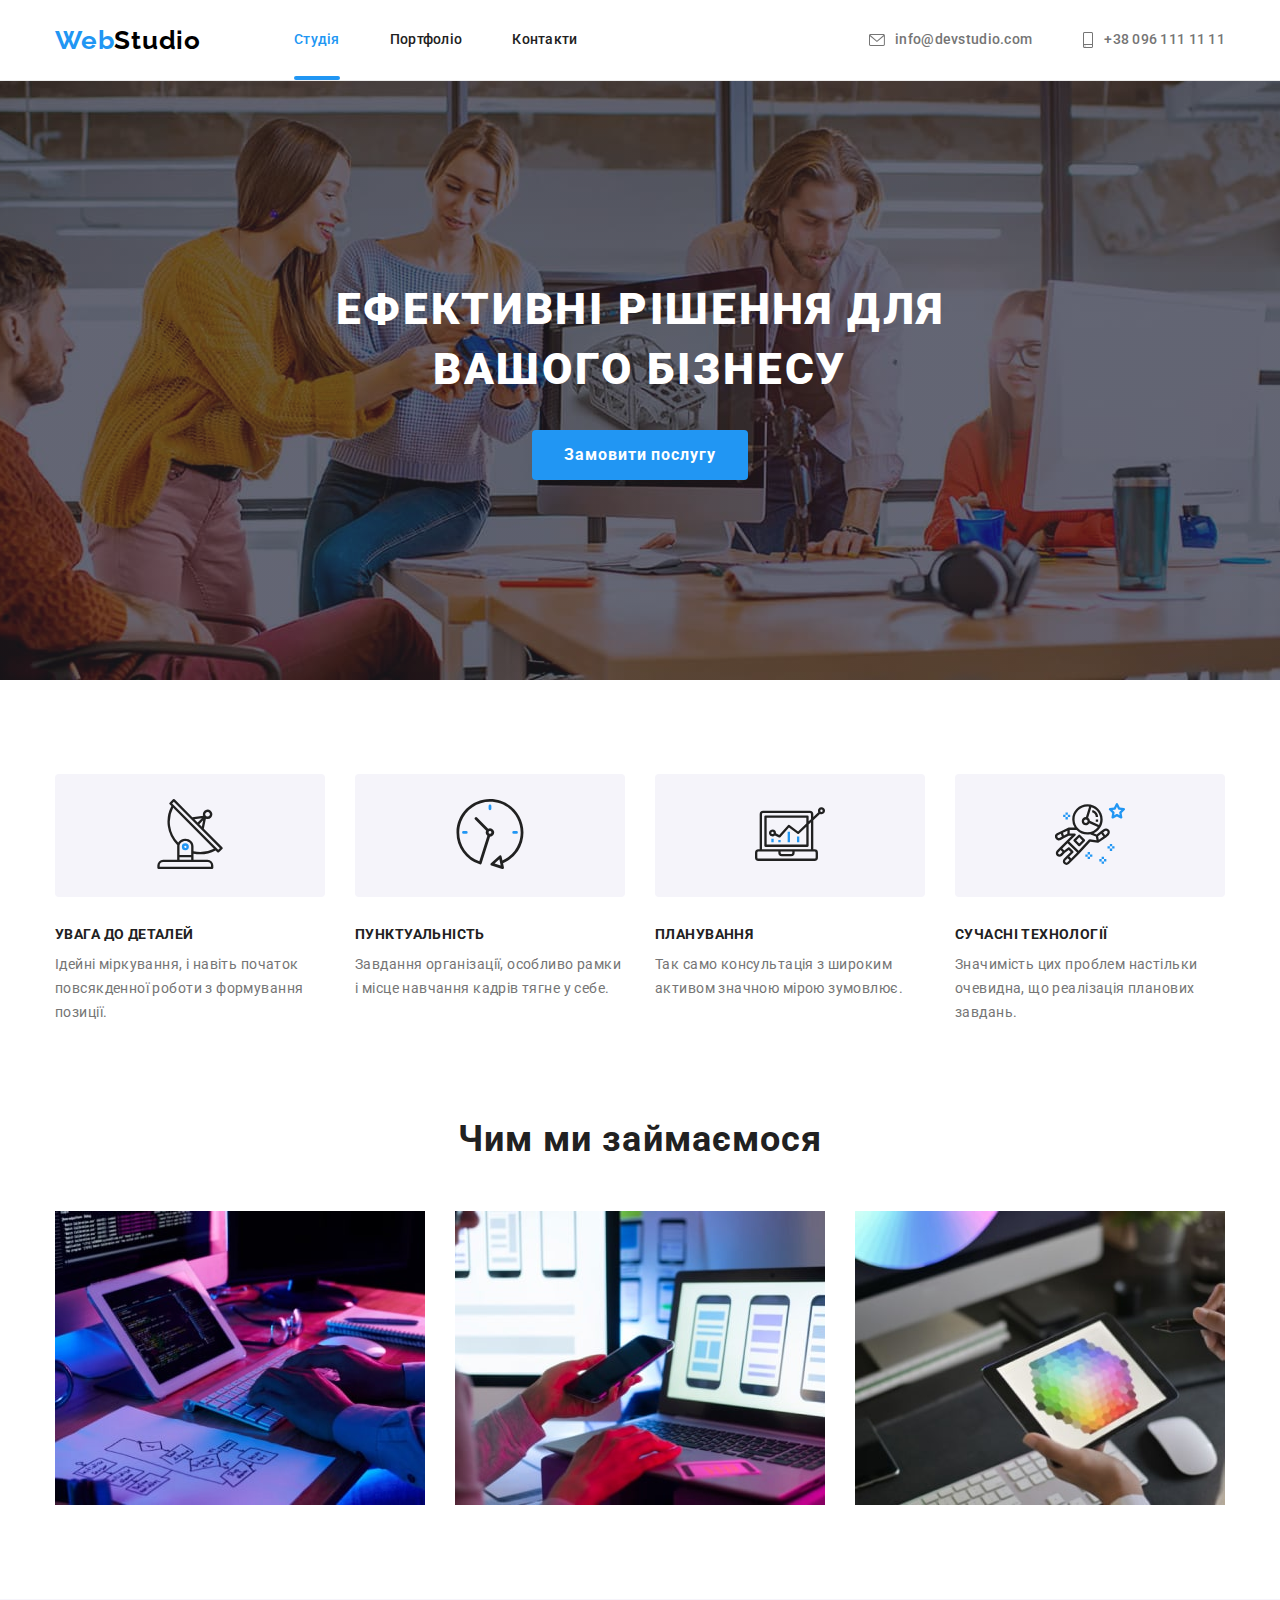
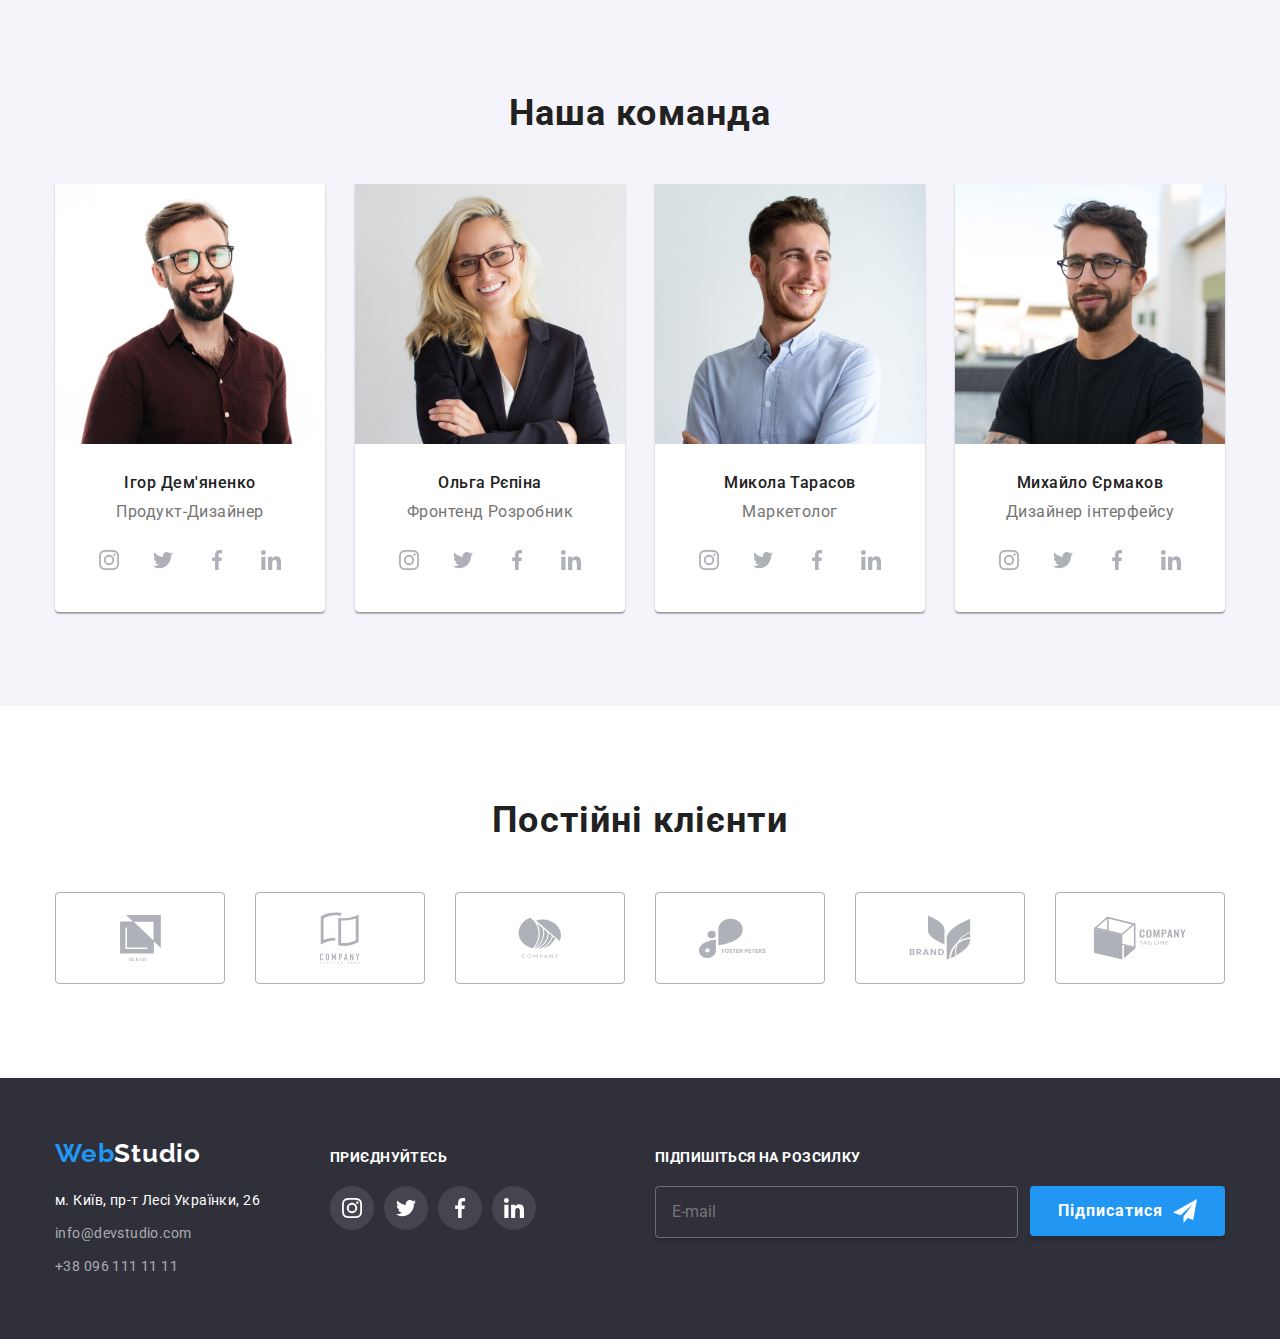
<file: index.html>
<!DOCTYPE html>
<html lang="uk">
  <head>
    <meta charset="UTF-8" />
    <meta http-equiv="X-UA-Compatible" content="IE=edge" />
    <meta name="viewport" content="width=device-width, initial-scale=1.0" />
    <title>Homework 6</title>

    <link rel="preconnect" href="https://fonts.googleapis.com" />
    <link rel="preconnect" href="https://fonts.gstatic.com" crossorigin />
    <link
      href="https://fonts.googleapis.com/css2?family=Raleway:wght@700&family=Roboto:wght@400;500;700;900&display=swap"
      rel="stylesheet"
    />

    <link rel="stylesheet" href="./css/modern-normalize.css" />

    <link rel="stylesheet" href="./css/styles.css" />
  </head>

  <body>
    <header>
      <div class="container main-header">
        <nav class="main-nav">
          <a href="./index.html" class="logo-header link">Web<span class="header">Studio</span></a>

          <ul class="site-nav list">
            <li class="item"><a href="./index.html" class="link current">Студія</a></li>
            <li class="item"><a href="./portfolio.html" class="link">Портфоліо</a></li>
            <li class="item"><a href="" class="link">Контакти</a></li>
          </ul>
        </nav>

        <ul class="info-nav list">
          <li class="item">
            <a href="mailto:info@devstudio.com" class="link">
              <svg class="icon" width="16px" height="12px">
                <use href="./images/icons.svg#icon-mail"></use>
              </svg>
              info@devstudio.com</a
            >
          </li>
          <li class="item">
            <a href="tel:+380961111111" class="link">
              <svg class="icon" width="12px" height="16px">
                <use href="./images/icons.svg#icon-tel"></use>
              </svg>
              +38 096 111 11 11</a
            >
          </li>
        </ul>
      </div>
    </header>

    <main>
      <!-- Hero -->
      <section class="hero">
        <div class="container">
          <h1 class="hero-title">Ефективні рішення для вашого бізнесу</h1>
          <button type="button" class="main-button" data-modal-open>Замовити послугу</button>
        </div>

        <div class="backdrop is-hidden" data-modal>
          <div class="modal">
            <button class="elips-svg" data-modal-close>
              <svg class="cross-svg" width="11px" height="11px">
                <use href="./images/icons.svg#icon-cross"></use>
              </svg>
            </button>

            <form action="" class="modal-form" autocomplete="off">
              <p class="modal-title">Залиште свої дані, ми вам передзвонимо</p>

              <label class="modal-label" name="name">
                <div class="label">Ім'я</div>

                <div class="wrapper-label">
                  <input type="text" class="modal-input" name="name" required />
                  <svg class="modal-input-icon" width="18px" height="18px">
                    <use href="./images/icons.svg#icon-person"></use>
                  </svg>
                </div>
              </label>

              <label class="modal-label" name="telephone">
                <div class="label">Телефон</div>

                <div class="wrapper-label">
                  <input type="tel" class="modal-input" name="telephone number" required />
                  <svg class="modal-input-icon" width="18px" height="18px">
                    <use href="./images/icons.svg#icon-phone"></use>
                  </svg>
                </div>
              </label>

              <label class="modal-label" name="email">
                <div class="label">Пошта</div>

                <div class="wrapper-label">
                  <input type="email" class="modal-input" name="email" required />
                  <svg class="modal-input-icon" width="18px" height="18px">
                    <use href="./images/icons.svg#icon-email-envelope"></use>
                  </svg>
                </div>
              </label>

              <label class="modal-label" name="comment">
                <div class="label">Коментар</div>

                <div class="wrapper-label">
                  <textarea
                    class="modal-textarea"
                    placeholder="Введіть текст"
                    name="comment"
                  ></textarea>
                </div>
              </label>

              <div class="modal-checkbox-form">
                <label class="label-checkbox" name="check-agree">
                  <input type="checkbox" class="modal-checkbox" name="agree link terms" required />
                  <span class="icon-check">
                    <svg class="icon" width="16px" height="15px">
                      <use href="./images/icons.svg#icon-check"></use>
                    </svg>
                  </span>
                  Погоджуюся з розсилкою та приймаю</label
                >
                <a href="" class="link-terms">Умови договору</a>
              </div>

              <button class="modal-button button" type="submit">Відправити</button>
            </form>
          </div>
        </div>
      </section>

      <section class="section without-botpadding">
        <div class="container">
          <h2 class="visually-hidden">Особливості</h2>

          <ul class="features-list list">
            <li class="item">
              <div class="item-image">
                <svg class="image" width="70px" height="70px">
                  <use href="./images/icons.svg#icon-antenna"></use>
                </svg>
              </div>
              <h3 class="title">Увага до деталей</h3>
              <p class="describe">
                Ідейні міркування, і навіть початок повсякденної роботи з формування позиції.
              </p>
            </li>

            <li class="item">
              <div class="item-image">
                <svg class="image" width="70px" height="70px">
                  <use href="./images/icons.svg#icon-clock"></use>
                </svg>
              </div>
              <h3 class="title">Пунктуальність</h3>
              <p class="describe">
                Завдання організації, особливо рамки і місце навчання кадрів тягне у себе.
              </p>
            </li>

            <li class="item">
              <div class="item-image">
                <svg class="image" width="70px" height="70px">
                  <use href="./images/icons.svg#icon-comp"></use>
                </svg>
              </div>
              <h3 class="title">Планування</h3>
              <p class="describe">
                Так само консультація з широким активом значною мірою зумовлює.
              </p>
            </li>

            <li class="item">
              <div class="item-image">
                <svg class="image" width="70px" height="70px">
                  <use href="./images/icons.svg#icon-astronaut"></use>
                </svg>
              </div>
              <h3 class="title">Сучасні технології</h3>
              <p class="describe">
                Значимість цих проблем настільки очевидна, що реалізація планових завдань.
              </p>
            </li>
          </ul>
        </div>
      </section>

      <section class="section">
        <div class="container">
          <h2 class="section-title">Чим ми займаємося</h2>
          <ul class="work-list list">
            <li class="item">
              <img
                class="item-image"
                src="./images/index/doing1.jpg"
                alt="Створюємо функціонал додатків"
                width="370"
                height="294"
              />
              <p class="item-title-image">Десктопні додатки</p>
            </li>
            <li class="item">
              <img
                class="item-image"
                src="./images/index/doing2.jpg"
                alt="Налаштовуємо інтерфейс додатків"
                width="370"
                height="294"
              />
              <p class="item-title-image">Мобільні додатки</p>
            </li>
            <li class="item">
              <img
                class="item-image"
                src="./images/index/doing3.jpg"
                alt="Оптимізуємо роботу додатків"
                width="370"
                height="294"
              />
              <p class="item-title-image">Дизайнерські рішення</p>
            </li>
          </ul>
        </div>
      </section>

      <section class="section team">
        <div class="container">
          <h2 class="section-title">Наша команда</h2>

          <ul class="team-list list">
            <li class="card">
              <img
                class="image"
                src="./images/index/team1.jpg"
                alt="Фото Ігора Дем'яненко"
                width="270"
                height="260"
              />
              <div class="describe">
                <h3 class="title">Ігор Дем'яненко</h3>
                <p class="job">Продукт-Дизайнер</p>
                <ul class="soc-networks list">
                  <li class="item">
                    <a href="" class="soc-icon-link">
                      <svg class="icon" width="20px" height="20px">
                        <use href="./images/icons.svg#icon-instagram"></use>
                      </svg>
                    </a>
                  </li>
                  <li class="item">
                    <a href="" class="soc-icon-link">
                      <svg class="icon" width="20px" height="20px">
                        <use href="./images/icons.svg#icon-twitter"></use>
                      </svg>
                    </a>
                  </li>
                  <li class="item">
                    <a href="" class="soc-icon-link">
                      <svg class="icon" width="20px" height="20px">
                        <use href="./images/icons.svg#icon-facebook"></use>
                      </svg>
                    </a>
                  </li>
                  <li class="item">
                    <a href="" class="soc-icon-link">
                      <svg class="icon" width="20px" height="20px">
                        <use href="./images/icons.svg#icon-linkedin"></use>
                      </svg>
                    </a>
                  </li>
                </ul>
              </div>
            </li>

            <li class="card">
              <img
                class="image"
                src="./images/index/team2.jpg"
                alt="Фото Ольги Рєпіної"
                width="270"
                height="260"
              />
              <div class="describe">
                <h3 class="title">Ольга Рєпіна</h3>
                <p class="job">Фронтенд Розробник</p>
                <ul class="soc-networks list">
                  <li class="item">
                    <a href="" class="soc-icon-link">
                      <svg class="icon" width="20px" height="20px">
                        <use href="./images/icons.svg#icon-instagram"></use>
                      </svg>
                    </a>
                  </li>
                  <li class="item">
                    <a href="" class="soc-icon-link">
                      <svg class="icon" width="20px" height="20px">
                        <use href="./images/icons.svg#icon-twitter"></use>
                      </svg>
                    </a>
                  </li>
                  <li class="item">
                    <a href="" class="soc-icon-link">
                      <svg class="icon" width="20px" height="20px">
                        <use href="./images/icons.svg#icon-facebook"></use>
                      </svg>
                    </a>
                  </li>
                  <li class="item">
                    <a href="" class="soc-icon-link">
                      <svg class="icon" width="20px" height="20px">
                        <use href="./images/icons.svg#icon-linkedin"></use>
                      </svg>
                    </a>
                  </li>
                </ul>
              </div>
            </li>

            <li class="card">
              <img
                class="image"
                src="./images/index/team3.jpg"
                alt="Фото Миколи Тарасова"
                width="270"
                height="260"
              />
              <div class="describe">
                <h3 class="title">Микола Тарасов</h3>
                <p class="job">Маркетолог</p>
                <ul class="soc-networks list">
                  <li class="item">
                    <a href="" class="soc-icon-link">
                      <svg class="icon" width="20px" height="20px">
                        <use href="./images/icons.svg#icon-instagram"></use>
                      </svg>
                    </a>
                  </li>
                  <li class="item">
                    <a href="" class="soc-icon-link">
                      <svg class="icon" width="20px" height="20px">
                        <use href="./images/icons.svg#icon-twitter"></use>
                      </svg>
                    </a>
                  </li>
                  <li class="item">
                    <a href="" class="soc-icon-link">
                      <svg class="icon" width="20px" height="20px">
                        <use href="./images/icons.svg#icon-facebook"></use>
                      </svg>
                    </a>
                  </li>
                  <li class="item">
                    <a href="" class="soc-icon-link">
                      <svg class="icon" width="20px" height="20px">
                        <use href="./images/icons.svg#icon-linkedin"></use>
                      </svg>
                    </a>
                  </li>
                </ul>
              </div>
            </li>

            <li class="card">
              <img
                class="image"
                src="./images/index/team4.jpg"
                alt="Фото Михайла Єрмакова"
                width="270"
                height="260"
              />
              <div class="describe">
                <h3 class="title">Михайло Єрмаков</h3>
                <p class="job">Дизайнер інтерфейсу</p>
                <ul class="soc-networks list">
                  <li class="item">
                    <a href="" class="soc-icon-link">
                      <svg class="icon" width="20px" height="20px">
                        <use href="./images/icons.svg#icon-instagram"></use>
                      </svg>
                    </a>
                  </li>
                  <li class="item">
                    <a href="" class="soc-icon-link">
                      <svg class="icon" width="20px" height="20px">
                        <use href="./images/icons.svg#icon-twitter"></use>
                      </svg>
                    </a>
                  </li>
                  <li class="item">
                    <a href="" class="soc-icon-link">
                      <svg class="icon" width="20px" height="20px">
                        <use href="./images/icons.svg#icon-facebook"></use>
                      </svg>
                    </a>
                  </li>
                  <li class="item">
                    <a href="" class="soc-icon-link">
                      <svg class="icon" width="20px" height="20px">
                        <use href="./images/icons.svg#icon-linkedin"></use>
                      </svg>
                    </a>
                  </li>
                </ul>
              </div>
            </li>
          </ul>
        </div>
      </section>

      <section class="section section-clients">
        <div class="container">
          <h2 class="section-title">Постійні клієнти</h2>

          <ul class="list-item list">
            <li class="item">
              <a href="" class="clients-link">
                <svg class="image" width="41px" height="46.7px">
                  <use href="./images/icons.svg#icon-company1"></use>
                </svg>
              </a>
            </li>

            <li class="item">
              <a href="" class="clients-link">
                <svg class="image" width="40px" height="52px">
                  <use href="./images/icons.svg#icon-company2"></use>
                </svg>
              </a>
            </li>

            <li class="item">
              <a href="" class="clients-link">
                <svg class="image" width="43.46px" height="41.18px">
                  <use href="./images/icons.svg#icon-company3"></use>
                </svg>
              </a>
            </li>

            <li class="item">
              <div class="border-image">
                <a href="" class="clients-link">
                  <svg class="image" width="84.44px" height="40.62px">
                    <use href="./images/icons.svg#icon-company4"></use>
                  </svg>
                </a>
              </div>
            </li>

            <li class="item">
              <a href="" class="clients-link">
                <svg class="image" width="62.54px" height="45.43px">
                  <use href="./images/icons.svg#icon-company5"></use>
                </svg>
              </a>
            </li>

            <li class="item">
              <a href="" class="clients-link">
                <svg class="image" width="93.79px" height="43.93px">
                  <use href="./images/icons.svg#icon-company6"></use>
                </svg>
              </a>
            </li>
          </ul>
        </div>
      </section>
    </main>

    <footer class="footer">
      <div class="container column-list">
        <div class="footer-first-colomn column">
          <a href="./index.html" class="logo-footer link">Web<span class="footer">Studio</span></a>
          <address class="contact-address">
            <ul class="address-list list">
              <li class="item">
                <a
                  href="https://goo.gl/maps/bpXMitdXSqZiNbTf6"
                  target="_blank"
                  rel="noopener noreferrer"
                  class="link"
                  >м. Київ, пр-т Лесі Українки, 26</a
                >
              </li>
              <li class="item">
                <a href="mailto:info@devstudio.com" class="link">info@devstudio.com</a>
              </li>
              <li class="item"><a href="tel:+380961111111" class="link">+38 096 111 11 11</a></li>
            </ul>
          </address>
        </div>
        <div class="footer-second-column column">
          <p class="title">приєднуйтесь</p>
          <ul class="list-item list">
            <li class="item">
              <a href="" class="link-icon">
                <svg class="icon" width="20px" height="20px">
                  <use href="./images/icons.svg#icon-instagram"></use>
                </svg>
              </a>
            </li>
            <li class="item">
              <a href="" class="link-icon">
                <svg class="icon" width="20px" height="20px">
                  <use href="./images/icons.svg#icon-twitter"></use>
                </svg>
              </a>
            </li>
            <li class="item">
              <a href="" class="link-icon">
                <svg class="icon" width="20px" height="20px">
                  <use href="./images/icons.svg#icon-facebook"></use>
                </svg>
              </a>
            </li>
            <li class="item">
              <a href="" class="link-icon">
                <svg class="icon" width="20px" height="20px">
                  <use href="./images/icons.svg#icon-linkedin"></use>
                </svg>
              </a>
            </li>
          </ul>
        </div>
        <div class="footer-third-column column">
          <p class="title">Підпишіться на розсилку</p>
          <form class="footer-subscribe">
            <input class="footer-input" type="email" name="subscribe-email" placeholder="E-mail" />

            <button class="button footer-subscribe-button" type="submit">
              Підписатися
              <span class="footer-icon-plane">
                <svg class="icon-plane" width="24px" height="24px">
                  <use href="./images/icons.svg#icon-message-plane"></use>
                </svg>
              </span>
            </button>
          </form>
        </div>
      </div>
    </footer>

    <script src="./js/modal.js"></script>
  </body>
</html>
</file>
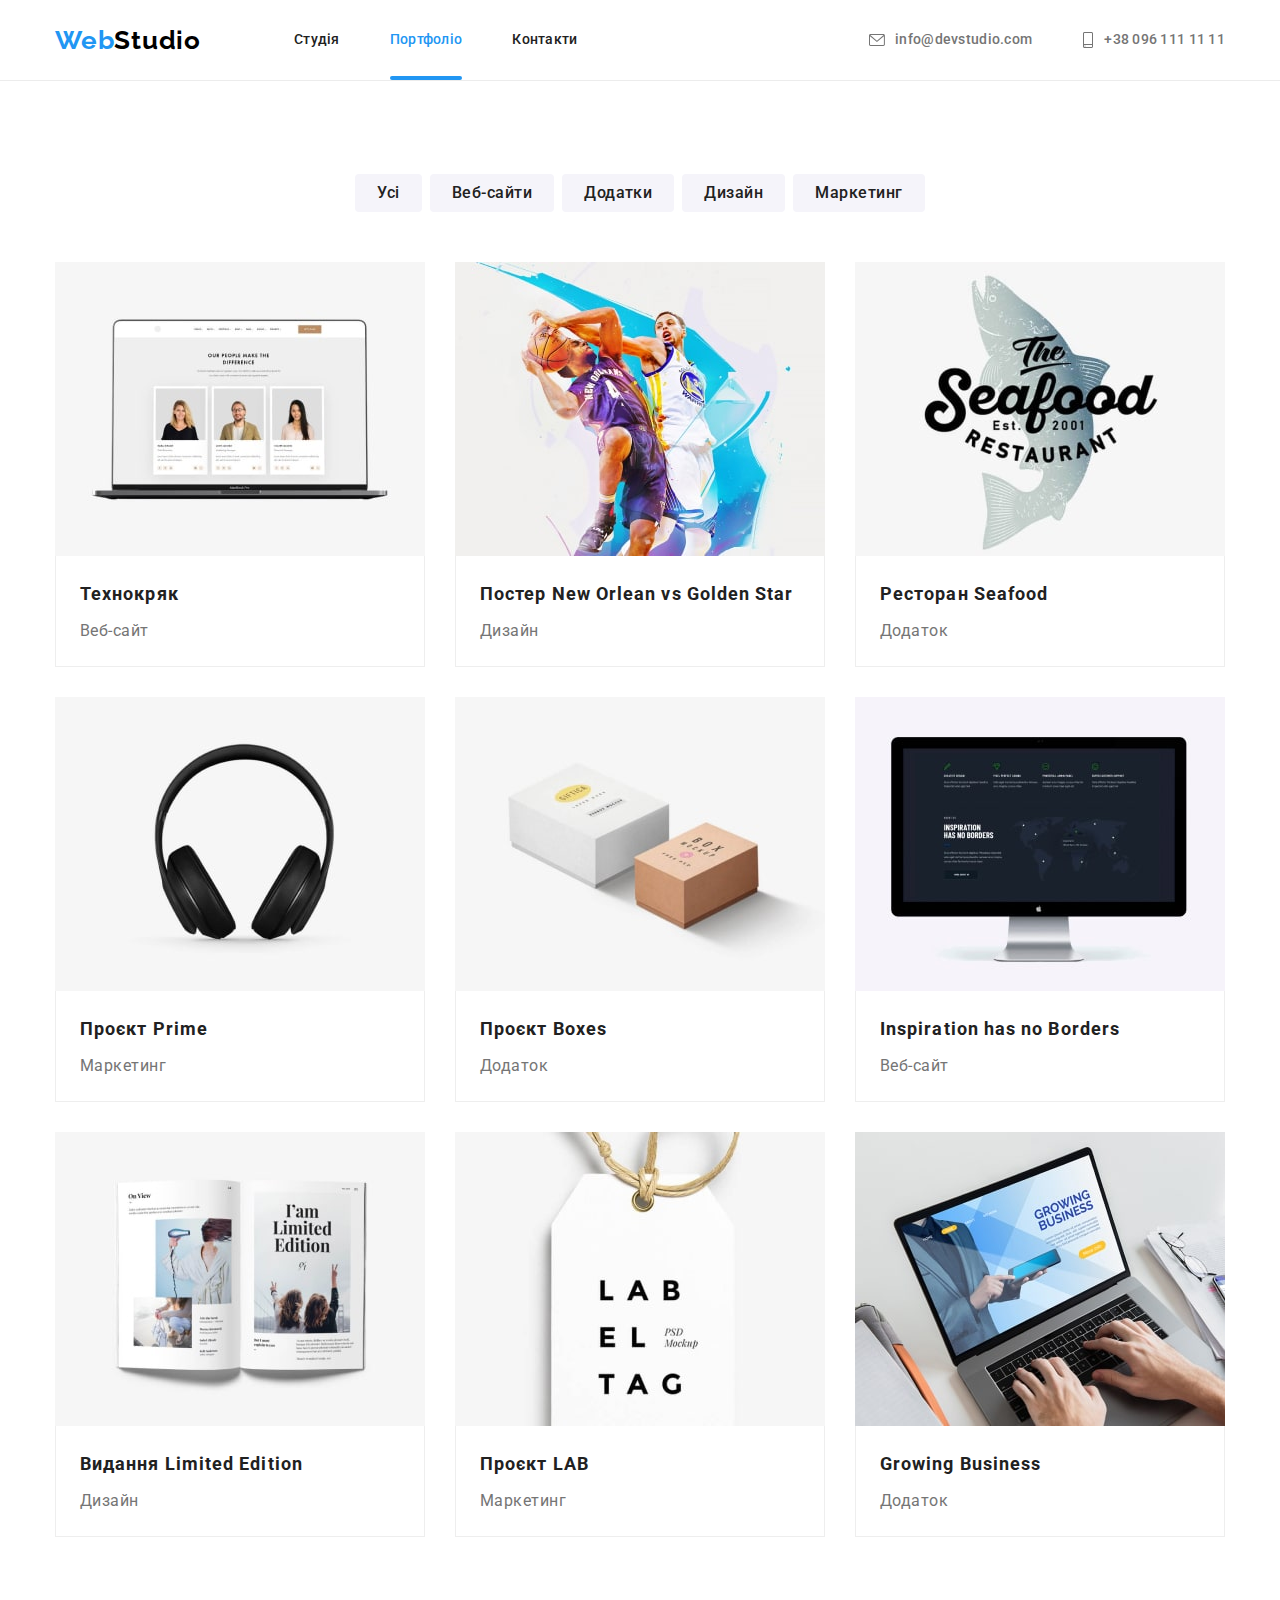
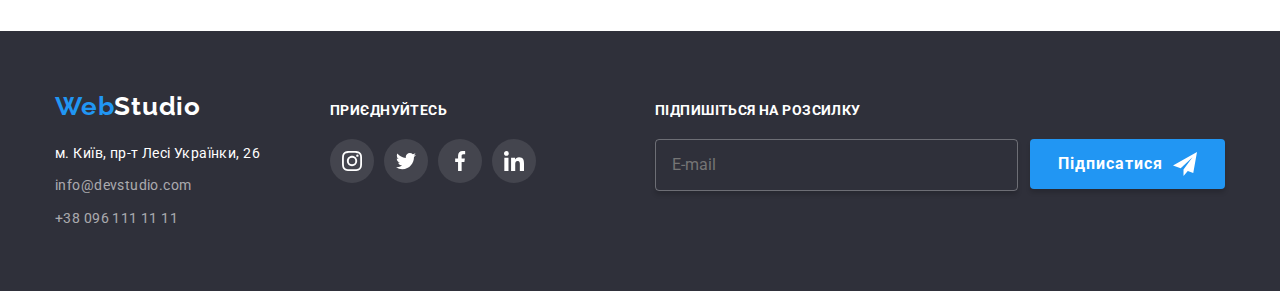
<file: portfolio.html>
<!DOCTYPE html>
<html lang="uk">
  <head>
    <meta charset="UTF-8" />
    <meta http-equiv="X-UA-Compatible" content="IE=edge" />
    <meta name="viewport" content="width=device-width, initial-scale=1.0" />
    <title>Homework 6</title>

    <link rel="preconnect" href="https://fonts.googleapis.com" />
    <link rel="preconnect" href="https://fonts.gstatic.com" crossorigin />
    <link
      href="https://fonts.googleapis.com/css2?family=Raleway:wght@700&family=Roboto:wght@400;500;700;900&display=swap"
      rel="stylesheet"
    />
    <link rel="stylesheet" href="./css/modern-normalize.css" />
    <link rel="stylesheet" href="./css/styles.css" />
  </head>

  <body>
    <header>
      <div class="container main-header">
        <nav class="main-nav">
          <a href="./index.html" class="logo-header link">Web<span class="header">Studio</span></a>

          <ul class="site-nav list">
            <li class="item"><a href="./index.html" class="link">Студія</a></li>
            <li class="item"><a href="./portfolio.html" class="link current">Портфоліо</a></li>
            <li class="item"><a href="" class="link">Контакти</a></li>
          </ul>
        </nav>

        <ul class="info-nav list">
          <li class="item">
            <a href="mailto:info@devstudio.com" class="link">
              <svg class="icon" width="16px" height="12px">
                <use href="./images/icons.svg#icon-mail"></use>
              </svg>
              info@devstudio.com</a
            >
          </li>
          <li class="item">
            <a href="tel:+380961111111" class="link">
              <svg class="icon" width="12px" height="16px">
                <use href="./images/icons.svg#icon-tel"></use>
              </svg>
              +38 096 111 11 11</a
            >
          </li>
        </ul>
      </div>
    </header>

    <main>
      <section class="section">
        <div class="container">
          <h1 class="section-title visually-hidden">Приклади портфоліо</h1>

          <ul class="button-list list">
            <li class="item"><button class="button" type="button">Усі</button></li>
            <li class="item"><button class="button" type="button">Веб-сайти</button></li>
            <li class="item"><button class="button" type="button">Додатки</button></li>
            <li class="item"><button class="button" type="button">Дизайн</button></li>
            <li class="item"><button class="button" type="button">Маркетинг</button></li>
          </ul>

          <ul class="examples-list list">
            <li class="item">
              <a href="" class="card-link link">
                <div class="top-board">
                  <img
                    class="image"
                    src="./images/portfolio/tehnokryak.jpg"
                    alt="Ноутбук з веб-сайтом"
                    width="370"
                    height="294"
                  />
                  <div class="card-backdrop">
                    <p class="text">
                      Ресурс пропонує комплексні пропозиції з різним рівнем функціоналу та сервісів.
                      Все це дозволить відвідувачу отримати вичерпні відомості про компанію чи
                      приватну особу.
                    </p>
                  </div>
                </div>

                <div class="bottom-board">
                  <h2 class="title">Технокряк</h2>
                  <p class="type">Веб-сайт</p>
                </div>
              </a>
            </li>

            <li class="item">
              <a href="" class="card-link link">
                <div class="top-board">
                  <img
                    class="image"
                    src="./images/portfolio/basketball.jpg"
                    alt="Постер двох баскетбольних команд"
                    width="370"
                    height="294"
                  />
                  <div class="card-backdrop">
                    <p class="text">
                      Ресурс пропонує комплексні пропозиції з різним рівнем функціоналу та сервісів.
                      Все це дозволить відвідувачу отримати вичерпні відомості про компанію чи
                      приватну особу.
                    </p>
                  </div>
                </div>
                <div class="bottom-board">
                  <h2 class="title">Постер New Orlean vs Golden Star</h2>
                  <p class="type">Дизайн</p>
                </div>
              </a>
            </li>

            <li class="item">
              <a href="" class="card-link link">
                <div class="top-board">
                  <img
                    class="image"
                    src="./images/portfolio/seafood.jpg"
                    alt="Логотип рибного ресторану"
                    width="370"
                    height="294"
                  />
                  <div class="card-backdrop">
                    <p class="text">
                      Ресурс пропонує комплексні пропозиції з різним рівнем функціоналу та сервісів.
                      Все це дозволить відвідувачу отримати вичерпні відомості про компанію чи
                      приватну особу.
                    </p>
                  </div>
                </div>
                <div class="bottom-board">
                  <h2 class="title">Ресторан Seafood</h2>
                  <p class="type">Додаток</p>
                </div>
              </a>
            </li>

            <li class="item">
              <a href="" class="card-link link">
                <div class="top-board">
                  <img
                    class="image"
                    src="./images/portfolio/headphones.jpg"
                    alt="Навушники"
                    width="370"
                    height="294"
                  />
                  <div class="card-backdrop">
                    <p class="text">
                      Ресурс пропонує комплексні пропозиції з різним рівнем функціоналу та сервісів.
                      Все це дозволить відвідувачу отримати вичерпні відомості про компанію чи
                      приватну особу.
                    </p>
                  </div>
                </div>
                <div class="bottom-board">
                  <h2 class="title">Проєкт Prime</h2>
                  <p class="type">Маркетинг</p>
                </div>
              </a>
            </li>

            <li class="item">
              <a href="" class="card-link link">
                <div class="top-board">
                  <img
                    class="image"
                    src="./images/portfolio/boxes.jpg"
                    alt="Дві картонні коробки"
                    width="370"
                    height="294"
                  />
                  <div class="card-backdrop">
                    <p class="text">
                      Ресурс пропонує комплексні пропозиції з різним рівнем функціоналу та сервісів.
                      Все це дозволить відвідувачу отримати вичерпні відомості про компанію чи
                      приватну особу.
                    </p>
                  </div>
                </div>
                <div class="bottom-board">
                  <h2 class="title">Проєкт Boxes</h2>
                  <p class="type">Додаток</p>
                </div>
              </a>
            </li>

            <li class="item">
              <a href="" class="card-link link">
                <div class="top-board">
                  <img
                    class="image"
                    src="./images/portfolio/inspiration.jpg"
                    alt="Веб-сайт на комп'ютерному моніторі"
                    width="370"
                    height="294"
                  />
                  <div class="card-backdrop">
                    <p class="text">
                      Ресурс пропонує комплексні пропозиції з різним рівнем функціоналу та сервісів.
                      Все це дозволить відвідувачу отримати вичерпні відомості про компанію чи
                      приватну особу.
                    </p>
                  </div>
                </div>
                <div class="bottom-board">
                  <h2 class="title">Inspiration has no Borders</h2>
                  <p class="type">Веб-сайт</p>
                </div>
              </a>
            </li>

            <li class="item">
              <a href="" class="card-link link">
                <div class="top-board">
                  <img
                    class="image"
                    src="./images/portfolio/book.jpg"
                    alt="Книга з назвою: я - лімітована версія "
                    width="370"
                    height="294"
                  />
                  <div class="card-backdrop">
                    <p class="text">
                      Ресурс пропонує комплексні пропозиції з різним рівнем функціоналу та сервісів.
                      Все це дозволить відвідувачу отримати вичерпні відомості про компанію чи
                      приватну особу.
                    </p>
                  </div>
                </div>
                <div class="bottom-board">
                  <h2 class="title">Видання Limited Edition</h2>
                  <p class="type">Дизайн</p>
                </div>
              </a>
            </li>

            <li class="item">
              <a href="" class="card-link link">
                <div class="top-board">
                  <img
                    class="image"
                    src="./images/portfolio/lab.jpg"
                    alt="Бирка для одягу з брендом"
                    width="370"
                    height="294"
                  />
                  <div class="card-backdrop">
                    <p class="text">
                      Ресурс пропонує комплексні пропозиції з різним рівнем функціоналу та сервісів.
                      Все це дозволить відвідувачу отримати вичерпні відомості про компанію чи
                      приватну особу.
                    </p>
                  </div>
                </div>
                <div class="bottom-board">
                  <h2 class="title">Проєкт LAB</h2>
                  <p class="type">Маркетинг</p>
                </div>
              </a>
            </li>
            <li class="item">
              <a href="" class="card-link link">
                <div class="top-board">
                  <img
                    class="image"
                    src="./images/portfolio/grow-busin.jpg"
                    alt="Ноутбук з веб-сайтом"
                    width="370"
                    height="294"
                  />
                  <div class="card-backdrop">
                    <p class="text">
                      Ресурс пропонує комплексні пропозиції з різним рівнем функціоналу та сервісів.
                      Все це дозволить відвідувачу отримати вичерпні відомості про компанію чи
                      приватну особу.
                    </p>
                  </div>
                </div>
                <div class="bottom-board">
                  <h2 class="title">Growing Business</h2>
                  <p class="type">Додаток</p>
                </div>
              </a>
            </li>
          </ul>
        </div>
      </section>
    </main>

    <footer class="footer">
      <div class="container column-list">
        <div class="column footer-first-colomn">
          <a href="./index.html" class="logo-footer link">Web<span class="footer">Studio</span></a>
          <address class="contact-address">
            <ul class="address-list list">
              <li class="item">
                <a
                  href="https://goo.gl/maps/bpXMitdXSqZiNbTf6"
                  target="_blank"
                  rel="noopener noreferrer"
                  class="link"
                  >м. Київ, пр-т Лесі Українки, 26</a
                >
              </li>
              <li class="item">
                <a href="mailto:info@devstudio.com" class="link">info@devstudio.com</a>
              </li>
              <li class="item"><a href="tel:+380961111111" class="link">+38 096 111 11 11</a></li>
            </ul>
          </address>
        </div>
        <div class="column footer-second-column">
          <p class="title">приєднуйтесь</p>
          <ul class="list-item list">
            <li class="item">
              <a href="" class="link-icon">
                <svg class="icon" width="20px" height="20px">
                  <use href="./images/icons.svg#icon-instagram"></use>
                </svg>
              </a>
            </li>
            <li class="item">
              <a href="" class="link-icon">
                <svg class="icon" width="20px" height="20px">
                  <use href="./images/icons.svg#icon-twitter"></use>
                </svg>
              </a>
            </li>
            <li class="item">
              <a href="" class="link-icon">
                <svg class="icon" width="20px" height="20px">
                  <use href="./images/icons.svg#icon-facebook"></use>
                </svg>
              </a>
            </li>
            <li class="item">
              <a href="" class="link-icon">
                <svg class="icon" width="20px" height="20px">
                  <use href="./images/icons.svg#icon-linkedin"></use>
                </svg>
              </a>
            </li>
          </ul>
        </div>
        <div class="column footer-third-column">
          <p class="title">Підпишіться на розсилку</p>
          <form class="footer-subscribe">
            <input class="footer-input" type="email" name="subscribe-email" placeholder="E-mail" />

            <button class="button footer-subscribe-button" type="submit">
              Підписатися
              <span class="footer-icon-plane">
                <svg class="icon-plane" width="24px" height="24px">
                  <use href="./images/icons.svg#icon-message-plane"></use>
                </svg>
              </span>
            </button>
          </form>
        </div>
      </div>
    </footer>

    <script src="./js/modal.js"></script>
  </body>
</html>
</file>
<file: css/styles.css>
/*
основной серый текст - #757575;
второстепенный черный текст- #212121;
при наведении на ссылку (акцент) - голубой - #2196F3;
белый текст в hero и футере  - #FFFFFF;
задний фон на нечетной сеции - #F5F4FA;
задний фон hero и футера темно-синий - #2F303A;
серый border - #EEEEEE;
серая линия под хедером - #ECECEC;
черный - #000000;
серый дял текск футера - #FFFFFF99;
*/

:root {
  --primary-text-color: #757575;
  --full-black-color: #000000;
  --secondary-black-color: #212121;
  --accent-blue-color: #2196f3;
  --primary-white-color: #ffffff;
  --dark-background: #2f303a;
  --gray-background: #f5f4fa;
  --gray-opacity-color: #ffffff99;
  --card-border-background: #eeeeee;
  --gray-header-border: #ececec;
  --btn-background-color: #188ce8;
  --icon-soc-networks-color: #afb1b8;
  --background-dark-color: #2f303acc;
  --background-backdrop: #00000033;

  --transition-standart: 250ms cubic-bezier(0.4, 0, 0.2, 1);

  --input-border-color: #21212133;
}

body {
  font-family: 'Roboto', sans-serif;
  font-size: 14px;
  letter-spacing: 0.03em;

  background-color: var(--primary-white-color);
  color: var(--primary-text-color);
}

/* ---------УТИЛИТЫ--------- */

h1,
h2,
h3,
h4,
h5,
h6,
p {
  margin: 0;
}

img {
  display: block;
  max-width: 100%;
  height: auto;
}

button {
  display: block;
  cursor: pointer;
  border: none;
  border-radius: 4px;
}

.link {
  text-decoration: none;
}

.list {
  list-style: none;

  margin: 0;
  padding-left: 0;
}

.visually-hidden {
  position: absolute;
  white-space: nowrap;
  width: 1px;
  height: 1px;
  overflow: hidden;
  border: 0;
  padding: 0;
  clip: rect(0 0 0 0);
  clip-path: inset(50%);
  margin: -1px;
}

.container {
  width: 1200px;
  padding: 0 15px;

  margin: 0 auto;
}

/* ----------MAIN-HEADER---------- */

header {
  border-bottom: 1px solid var(--gray-header-border);
  position: fixed;
  left: 0;
  top: 0;
  width: 100%;
  background-color: var(--primary-white-color);

  z-index: 5;
}

.container.main-header {
  display: flex;
  align-items: center;
}

/* ----------MAIN-NAV---------- */

.main-nav {
  display: flex;
  align-items: center;
}

/* ------------NAVIGATION------------ */

.logo-header,
.logo-footer {
  display: inline-block;
  color: var(--accent-blue-color);

  font-family: 'Raleway', sans-serif;
  font-style: normal;
  font-weight: 700;
  font-size: 26px;
  line-height: 1.19;
  letter-spacing: 0.03em;
}

.logo-header .header {
  padding: 0;
  color: var(--full-black-color);
}

.logo-footer .footer {
  padding: 0;
  color: var(--primary-white-color);
}

/* ----------SITE-NAV---------- */

.site-nav {
  display: flex;

  margin-left: 93px;
}

.site-nav .item:not(:last-child) {
  margin-right: 50px;
}

.site-nav .link {
  position: relative;
  display: block;
  padding: 32px 0;

  color: var(--secondary-black-color);

  font-weight: 500;
  font-size: 14px;
  line-height: 1.14;
  letter-spacing: 0.02em;

  transition: color var(--transition-standart);
}

.site-nav .link.current {
  color: var(--accent-blue-color);
}

.site-nav .link.current::after {
  content: '';
  display: block;
  position: absolute;
  left: 0;
  bottom: 0;

  width: 100%;
  height: 4px;
  border-radius: 2px;

  background-color: var(--accent-blue-color);
}

.site-nav .link:hover,
.site-nav .link:focus {
  color: var(--accent-blue-color);
}

/* --------INFO-NAV-------- */

.info-nav {
  display: flex;
  margin-left: auto;
}

.info-nav > .item + .item {
  margin-left: 50px;
}

.info-nav .item {
  display: flex;
  align-items: center;
}

.info-nav .link {
  display: flex;
  align-items: center;
  padding: 32px 0;

  color: var(--primary-text-color);

  font-weight: 500;
  font-size: 14px;
  line-height: 1.14;
  letter-spacing: 0.02em;

  transition: color var(--transition-standart);
}

.info-nav .icon {
  fill: currentColor;
  margin-right: 10px;
}

.info-nav .link:hover,
.info-nav .link:focus {
  color: var(--accent-blue-color);
}

main {
  margin-top: 80px;
}

/* ------------HERO------------ */

.hero {
  text-align: center;
  padding: 200px 0;

  max-width: 1600px;
  height: 600px;
  margin-left: auto;
  margin-right: auto;

  background-color: var(--dark-background);
  background-image: linear-gradient(rgba(47, 48, 58, 0.4), rgba(47, 48, 58, 0.4)),
    url('../images/index/background.jpg');
  background-repeat: no-repeat;
  background-position: center;
  background-size: cover;
}

.hero-title {
  width: 696px;
  margin: 0 auto 30px;

  color: var(--primary-white-color);

  font-weight: 900;
  font-size: 44px;
  line-height: 1.36;
  letter-spacing: 0.06em;
  text-transform: uppercase;
}

/* ---------MODAL--------- */

.backdrop {
  position: fixed;
  top: 0;
  left: 0;
  bottom: 0;
  right: 0;
  background-color: var(--background-backdrop);
  opacity: 1;

  transition: opacity var(--transition-standart);
  z-index: 10;
}

.backdrop.is-hidden {
  opacity: 0;
  pointer-events: none;
}

.backdrop.is-hidden .modal {
  transform: translate(-50%, -50%) scale(1.1);
}

.modal {
  position: absolute;
  left: 50%;
  top: 50%;
  width: 528px;
  height: 581px;
  background-color: var(--primary-white-color);
  box-shadow: 0px 2px 1px 0px #00000033, 0px 1px 1px 0px #00000024, 0px 1px 3px 0px #0000001f;

  transform: translate(-50%, -50%) scale(1);

  transition: transform var(--transition-standart);
}

.elips-svg {
  position: absolute;
  right: 8px;
  top: 8px;
  display: flex;
  align-items: center;
  justify-content: center;

  width: 30px;
  height: 30px;
  border: 1px solid #0000001a;
  border-radius: 50%;

  cursor: pointer;
  color: var(--accent-blue-color);
  background-color: transparent;
}

.cross-svg {
  transition: fill var(--transition-standart);
}

.elips-svg:hover .cross-svg,
.elips-svg:focus .cross-svg {
  fill: currentColor;
}

/* -----MODAL-FILL----- */

.modal-form {
  display: flex;
  flex-direction: column;
  text-align: left;
  padding: 40px;
}

.modal-title {
  margin-bottom: 12px;

  font-weight: 700;
  font-size: 20px;
  line-height: 1.15;
  text-align: center;

  color: var(--secondary-black-color);
}

.modal-label + .modal-label {
  margin-top: 10px;
}

.label {
  display: block;
  margin-bottom: 4px;
  font-size: 12px;
  line-height: 1.16;
  letter-spacing: 0.01em;
}

.wrapper-label {
  position: relative;
}

.modal-input {
  display: block;
  width: 100%;
  padding-left: 42px;
  padding-top: 11px;
  padding-bottom: 11px;

  border: 1px solid var(--input-border-color);
  border-radius: 4px;

  transition: border-color var(--transition-standart);
}

.modal-input:focus-visible,
.modal-textarea:focus-visible {
  outline: none;
}

.modal-label:focus-within .modal-input,
.modal-label:focus-within .modal-textarea,
.modal-label:hover .modal-input,
.modal-label:hover .modal-textarea,
.modal-checkbox:focus ~ .icon-check {
  border-color: var(--accent-blue-color);
}

.modal-input-icon {
  position: absolute;
  top: 50%;
  left: 12px;

  transform: translateY(-50%);
  transition: fill var(--transition-standart);
}

.modal-label:focus-within .modal-input ~ .modal-input-icon {
  fill: var(--accent-blue-color);
}

.modal-textarea {
  width: 100%;
  height: 120px;
  padding: 12px 16px;
  resize: none;

  border: 1px solid var(--input-border-color);
  border-radius: 4px;

  font-size: 12px;
  line-height: 1.16;
  letter-spacing: 0.01em;

  transition: border-color var(--transition-standart);
}

.modal-textarea::placeholder {
  color: #75757580;
}

/* -----CHECKBOX----- */

.modal-checkbox-form {
  display: flex;
  align-items: center;
  justify-content: center;
  margin-top: 20px;
  margin-bottom: 30px;
}

.label-checkbox {
  display: flex;
  align-items: center;
  line-height: 1.71;
  cursor: pointer;
}

.modal-checkbox {
  position: absolute;
  white-space: nowrap;
  width: 1px;
  height: 1px;
  overflow: hidden;
  border: 0;
  padding: 0;
  clip: rect(0 0 0 0);
  clip-path: inset(50%);
  margin: -1px;
}

.modal-checkbox:checked ~ .icon-check {
  background-color: var(--accent-blue-color);
  border-color: transparent;
}

.icon-check {
  display: flex;
  align-self: center;
  border: 2px solid black;
  border-radius: 3px;
  margin-right: 8.38px;
}

.modal-checkbox-form .link-terms {
  display: inline-block;
  margin-left: 5px;
  color: var(--accent-blue-color);
  cursor: pointer;

  text-decoration: none;
  transition: transform var(--transition-standart);
}

.modal-checkbox-form .link-terms:hover,
.modal-checkbox-form .link-terms:focus {
  transform: scale(1.05);
  text-decoration: underline;
}

/* ------------BUTTON------------ */

.button-list {
  display: flex;
  justify-content: center;

  margin-bottom: 50px;
}

.button-list .item {
  margin-right: 8px;
}

.button-list .item:last-child {
  margin-right: 0;
}

.button-list .button {
  padding: 6px 22px;

  font-family: inherit;
  font-weight: 500;
  font-size: 16px;
  line-height: 1.62;
  text-align: center;
  letter-spacing: 0.03em;

  background-color: var(--gray-background);
  color: var(--secondary-black-color);

  transition: background-color var(--transition-standart), color var(--transition-standart),
    box-shadow var(--transition-standart);
}

.button-list .button:hover,
.button-list .button:focus {
  color: var(--primary-white-color);
  background-color: var(--accent-blue-color);

  box-shadow: 0px 2px 2px 0px #0000001f, 0px 1px 2px 0px #00000014, 0px 3px 1px 0px #0000001a;
}

.main-button {
  display: inline-block;
  padding: 10px 32px;

  font-family: inherit;
  letter-spacing: 0.06em;
  font-weight: 700;
  font-size: 16px;
  line-height: 1.88;

  color: var(--primary-white-color);
  background-color: var(--accent-blue-color);
  transition: background-color var(--transition-standart);
}

.main-button:hover,
.main-button:focus {
  background-color: var(--btn-background-color);
}

/* -----MODAL-BUTTON----- */

.modal-button {
  margin-left: auto;
  margin-right: auto;
  width: 200px;
  padding: 10px 52px;

  font-weight: 700;
  font-size: 16px;
  line-height: 1.88;
  letter-spacing: 0.06em;
  color: var(--primary-white-color);

  background-color: var(--accent-blue-color);
  box-shadow: 0px 4px 4px 0px #00000026;

  transition: background-color var(--transition-standart);
}

.modal-button:hover,
.modal-button:focus {
  background-color: var(--btn-background-color);
}

/* ----------FOOTER-BUTTON---------- */

.footer-subscribe-button {
  display: flex;
  align-items: center;
  width: 200px;
  height: 100%;

  text-align: left;
  font-weight: 700;
  font-size: 16px;
  line-height: 1.88;
  letter-spacing: 0.06em;

  color: var(--primary-white-color);

  padding: 10px 28px;
  background-color: var(--accent-blue-color);
  box-shadow: 0px 4px 4px 0px #00000026;

  transition: background-color var(--transition-standart);
}

.footer-icon-plane {
  display: flex;
  align-items: center;
  margin-left: 10px;
}

.footer-subscribe-button:hover,
.footer-subscribe-button:focus {
  background-color: var(--btn-background-color);
}

/* ------------ОСОБЛИВОСТІ------------ */

.section {
  padding-top: 94px;
  padding-bottom: 94px;
}

.section.without-botpadding {
  padding-bottom: 0;
}

.section-title {
  margin-bottom: 50px;

  font-weight: 700;
  font-size: 36px;
  line-height: 1.16;
  text-align: center;
  letter-spacing: 0.03em;

  color: var(--secondary-black-color);
}

/* -----------FEATURES----------- */

.features-list {
  display: flex;
  gap: 30px;
}

.features-list .item {
  width: calc((100% - 90px) / 4);
}

.features-list .item-image {
  display: block;
  padding: 25px 100px;
  text-align: center;
  margin-bottom: 30px;

  background-color: var(--gray-background);
  border-radius: 4px;
}

.features-list .title {
  margin-bottom: 10px;

  font-weight: 700;
  font-size: 14px;
  line-height: 1.14;
  letter-spacing: 0.03em;
  text-transform: uppercase;

  color: var(--secondary-black-color);
}

.features-list .describe {
  font-size: 14px;
  line-height: 1.71;
  letter-spacing: 0.03em;
}

/* ------------WORK------------ */

.work-list {
  display: flex;
  gap: 30px;
}

.work-list .item {
  position: relative;

  margin-top: 0;
  margin-bottom: 0;
  overflow: hidden;
}

.work-list .item-image {
  display: block;
}

.work-list .item-title-image {
  position: absolute;
  bottom: 0;
  left: 0;

  display: flex;
  justify-content: center;
  align-items: center;
  width: 100%;
  height: 70px;

  font-weight: 700;
  line-height: 1.14;
  text-transform: uppercase;
  color: var(--primary-white-color);
  background-color: var(--background-dark-color);

  transform: translateY(100%);
  transition: transform var(--transition-standart);
}

.item:hover .item-title-image {
  transform: translateY(0);
}

/* ------------КОМАНДА------------ */

/* calc((100% - кол-во маржинов * значение маржинов) / кол-во элементов в строке) */

.section.team {
  background-color: var(--gray-background);
}

.team-list {
  display: flex;
  gap: 30px;
}

.team-list .card {
  width: calc((100% - 90px) / 4);

  background-color: var(--primary-white-color);
  box-shadow: 0px 1px 3px rgba(0, 0, 0, 0.12), 0px 1px 1px rgba(0, 0, 0, 0.14),
    0px 2px 1px rgba(0, 0, 0, 0.2);
  border-radius: 0px 0px 4px 4px;
}

.team-list .describe {
  padding-top: 30px;
  padding-bottom: 30px;
}

.team-list .title,
.team-list .job {
  font-weight: 400;
  font-size: 16px;
  line-height: 1.18;
  text-align: center;
  letter-spacing: 0.03em;
}

.team-list .title {
  margin-bottom: 10px;
  font-weight: 500;
  color: var(--secondary-black-color);
}

.soc-networks {
  display: flex;
  margin-top: 16px;
  justify-content: center;
}

.soc-networks .item:not(:last-child) {
  margin-right: 10px;
}

.soc-icon-link {
  display: flex;
  justify-content: center;
  align-items: center;
  width: 44px;
  height: 44px;
  border: none;
  border-radius: 50%;

  color: var(--icon-soc-networks-color);
  transition: color var(--transition-standart), background-color var(--transition-standart);
}

.soc-networks .icon {
  fill: currentColor;
}

.soc-icon-link:hover,
.soc-icon-link:focus {
  background-color: var(--accent-blue-color);
  color: var(--primary-white-color);
}

/* ------------ПОСТІЙНІ КЛІЄНТИ------------ */

.section-clients .section-title {
  margin-bottom: 50px;
}

.section-clients .list-item {
  display: flex;
}

.section-clients .item:not(:last-child) {
  margin-right: 30px;
}

.section-clients .clients-link {
  display: flex;
  justify-content: center;
  align-items: center;
  width: 170px;
  height: 92px;

  border: 1px solid var(--icon-soc-networks-color);
  border-radius: 4px;

  color: var(--icon-soc-networks-color);

  transition: border-color var(--transition-standart), color var(--transition-standart);
}

.section-clients .image {
  fill: currentColor;
}

.clients-link:hover,
.clients-link:focus {
  border-color: var(--accent-blue-color);
  color: var(--accent-blue-color);
}

/* ------------ФУТЕР------------ */

.footer {
  padding-top: 60px;
  padding-bottom: 60px;
  background-color: var(--dark-background);
}

.footer .column-list {
  display: flex;
  align-items: baseline;
}

.footer .column:not(:last-child) {
  margin-right: 70px;
}

.logo-footer {
  margin-top: 0;
  margin-bottom: 20px;
}

.contact-address {
  font-style: normal;
}

.address-list .link {
  color: var(--gray-opacity-color);
  line-height: 1.71;

  transition: color var(--transition-standart);
}

.address-list .link[href*='maps'] {
  color: var(--primary-white-color);

  transition: color var(--transition-standart);
}

.address-list .link:hover,
.address-list .link:focus {
  color: var(--accent-blue-color);
}

.address-list .item:not(:last-child) {
  margin-top: 0;
  margin-bottom: 9px;
}

/* -----SECOND-COLUMN----- */

.footer .footer-second-column.column {
  margin-right: auto;
}

.footer-second-column .title,
.footer-third-column .title {
  margin-bottom: 20px;
  font-weight: 700;
  line-height: 1.14;
  text-transform: uppercase;

  color: var(--primary-white-color);
}

.footer-second-column .list-item {
  display: flex;
}

.footer-second-column .item:not(:last-child) {
  margin-right: 10px;
}

.footer-second-column .link-icon {
  display: flex;
  justify-content: center;
  align-items: center;
  padding: 12px;
  border: none;
  border-radius: 50%;

  background-color: #ffffff1a;
  color: var(--primary-white-color);

  transition: background-color var(--transition-standart);
}

.footer-second-column .icon {
  fill: currentColor;
}

.footer-second-column .link-icon:hover,
.footer-second-column .link-icon:focus {
  background-color: var(--accent-blue-color);
}

/* ----------THIRD-COLUMN---------- */

.footer-third-column {
  width: 570px;
  /* margin-left: auto; */
}

.footer-subscribe {
  display: flex;
}

.footer-input {
  display: inline-block;
  width: 100%;
  padding: 15px 16px;
  margin-right: 12px;

  font-size: 16px;
  line-height: 1.25;
  color: var(--gray-opacity-color);

  border: 1px solid #ffffff4d;
  border-radius: 4px;
  box-shadow: 0px 4px 4px 0px #00000026;
  background-color: transparent;

  transition: border-color var(--transition-standart);
}

.footer-input:focus-visible,
.footer-input:focus {
  outline: none;
  border-color: var(--accent-blue-color);
}

/* ------------***PORTFOLIO***------------ */

.examples-list {
  display: flex;
  flex-wrap: wrap;
}

.examples-list .item {
  width: calc((100% - 60px) / 3);
  margin-right: 30px;
  margin-bottom: 30px;
}

.examples-list .item:nth-child(3n) {
  margin-right: 0;
}

.examples-list .item:nth-last-child(-n + 3) {
  margin-bottom: 0;
}

.examples-list .card-link {
  display: block;
  color: var(--primary-text-color);

  transition: box-shadow var(--transition-standart);
}

.examples-list .card-link:hover,
.examples-list .card-link:focus {
  box-shadow: 1px 4px 6px 0px #00000029, 0px 4px 4px 0px #0000000f, 0px 1px 1px 0px #0000001f;
}

/* ----------TOP-BOARD---------- */

.examples-list .top-board {
  position: relative;
  overflow: hidden;
}

.top-board .card-backdrop {
  position: absolute;
  bottom: 0;
  left: 0;

  width: 100%;
  height: 100%;
  background-color: #2196f3e5;

  transform: translateY(100%);
  transition: transform var(--transition-standart);
}

.card-backdrop .text {
  padding: 63px 24px;

  font-size: 18px;
  line-height: 1.56;
  letter-spacing: 0.03em;

  color: var(--primary-white-color);
}

.card-link:hover .card-backdrop,
.card-link:focus .card-backdrop {
  transform: translateY(0);
}

/* ----------BOTTOM-BOARD---------- */

.examples-list .bottom-board {
  padding: 20px 24px;

  border: 1px solid var(--card-border-background);
  border-top: none;
}

.examples-list .title {
  margin-bottom: 4px;

  color: var(--secondary-black-color);

  font-weight: 700;
  font-size: 18px;
  line-height: 2;
  letter-spacing: 0.06em;
}

.examples-list .type {
  font-size: 16px;
  line-height: 1.87;
  letter-spacing: 0.03em;
}
</file>
